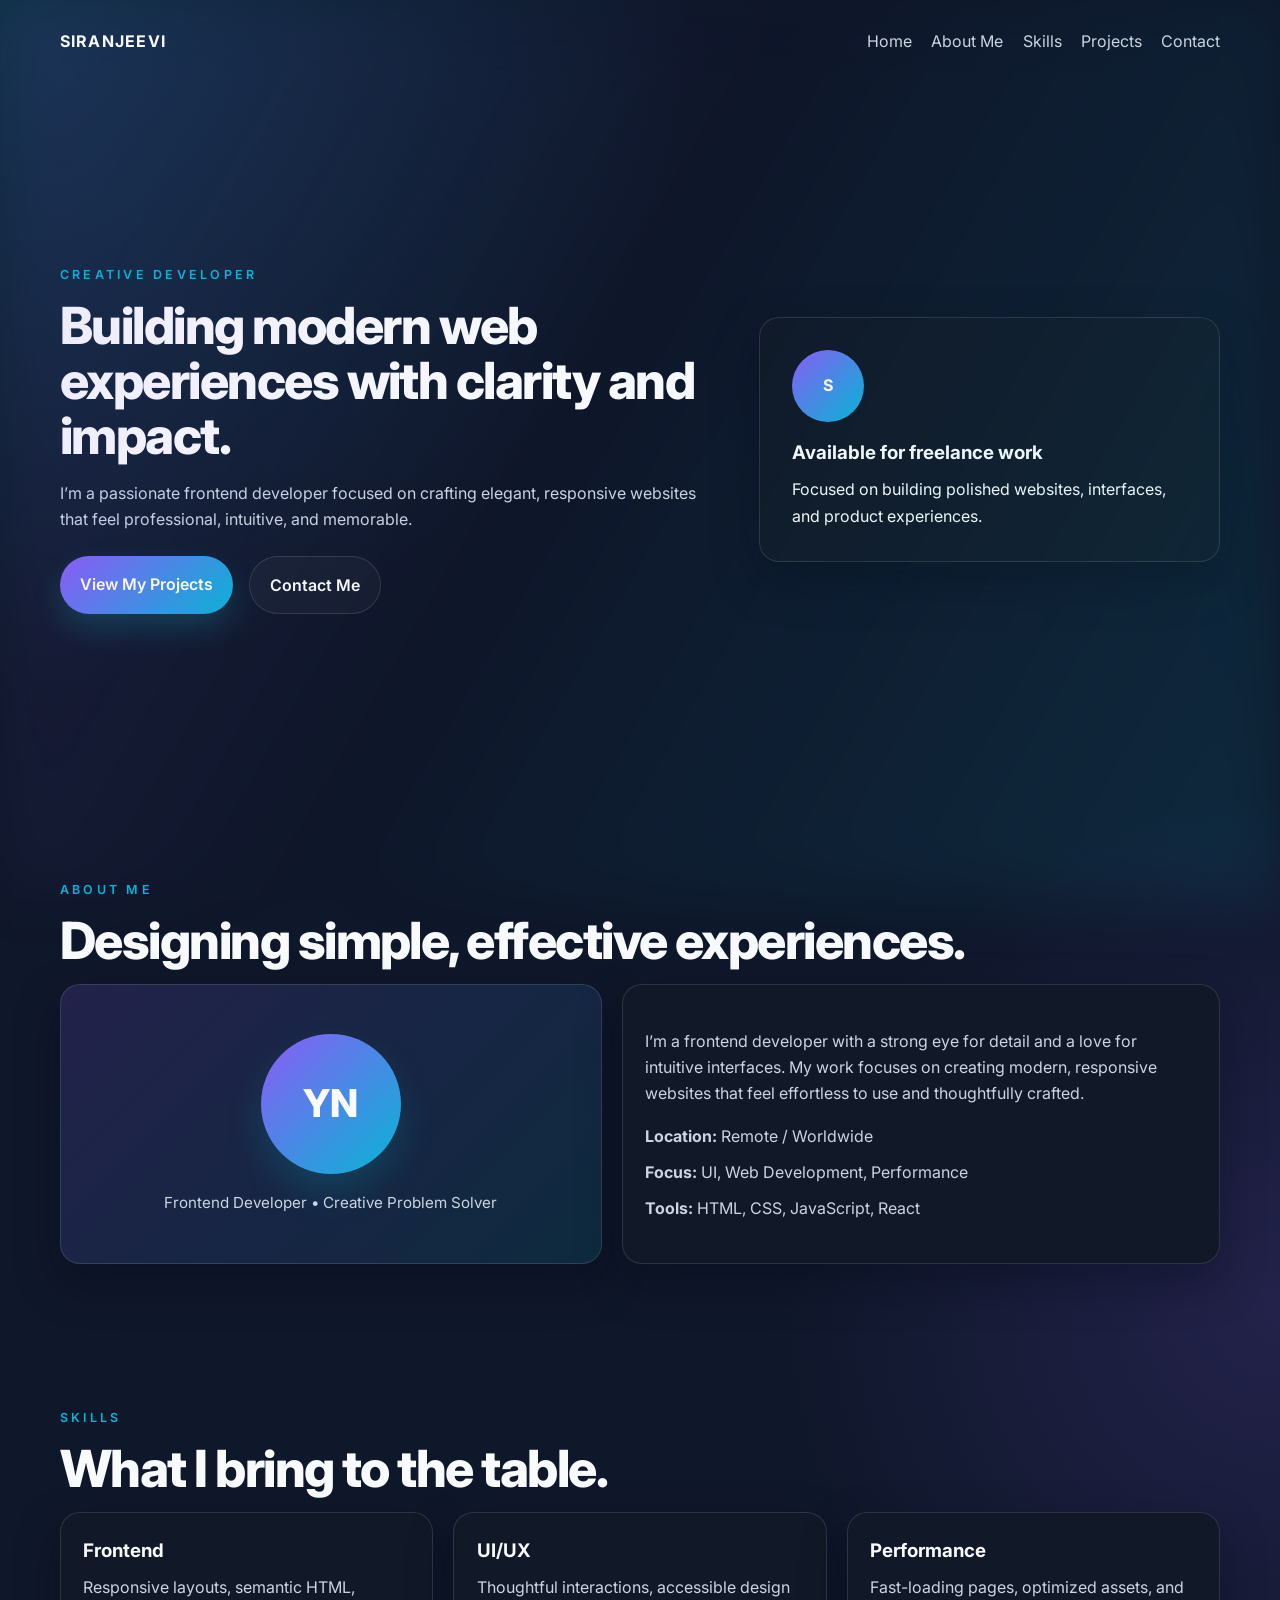
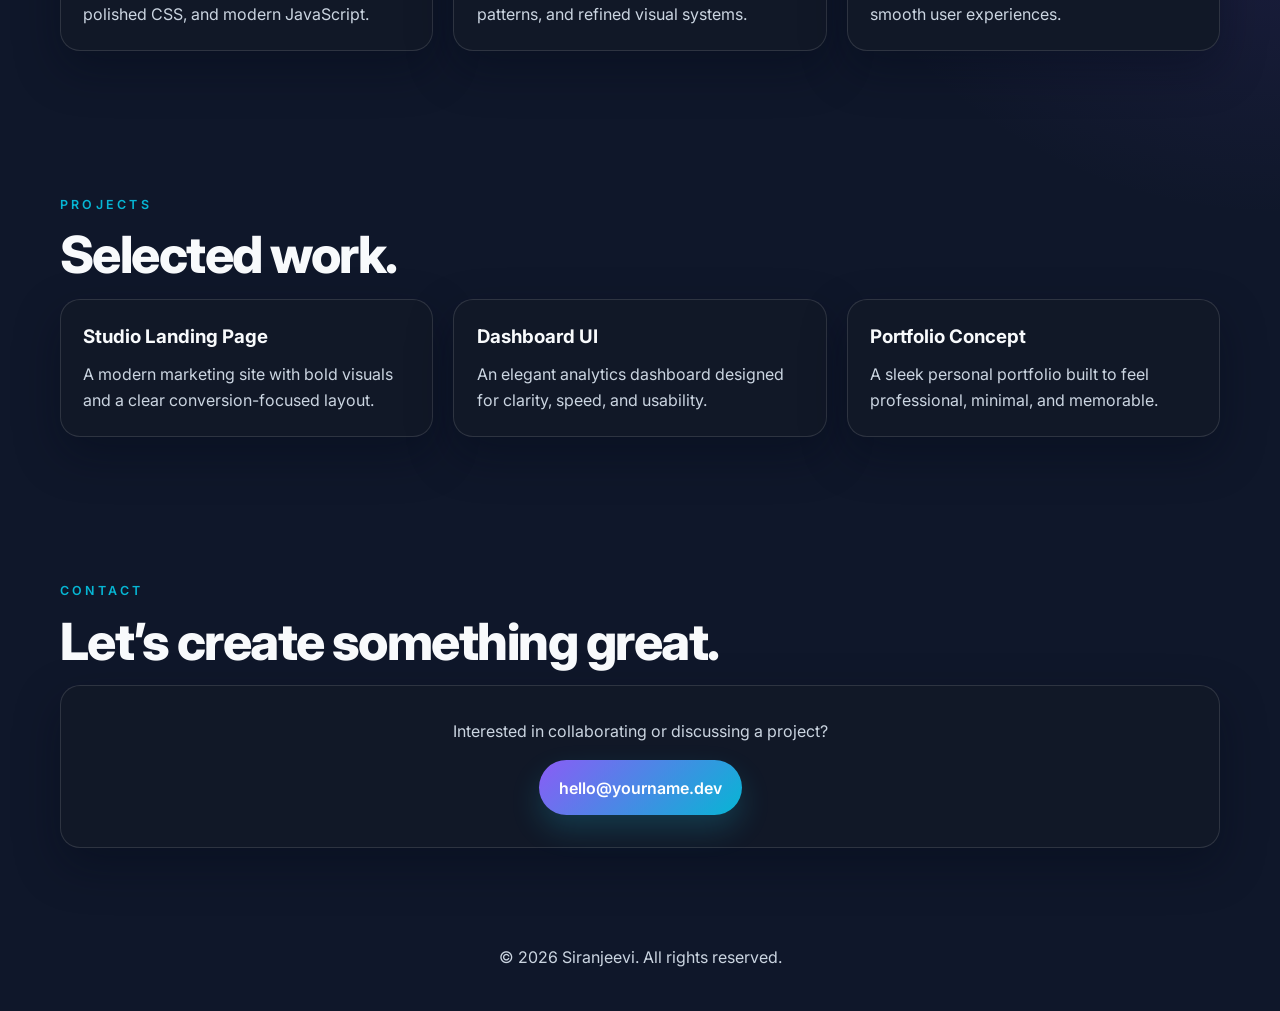
<file: index.html>
<!DOCTYPE html>
<html lang="en">
  <head>
    <meta charset="UTF-8" />
    <meta name="viewport" content="width=device-width, initial-scale=1.0" />
    <title>Siranjeevi | Portfolio</title>
    <meta name="description" content="Professional portfolio website showcasing skills, projects, and contact information." />
    <link rel="preconnect" href="https://fonts.googleapis.com" />
    <link rel="preconnect" href="https://fonts.gstatic.com" crossorigin />
    <link
      href="https://fonts.googleapis.com/css2?family=Inter:wght@400;500;600;700;800&display=swap"
      rel="stylesheet"
    />
    <link rel="stylesheet" href="styles.css" />
  </head>
  <body>
    <div class="page-shell">
      <header class="topbar">
        <a class="brand" href="#home">Siranjeevi</a>
        <button class="menu-toggle" aria-label="Toggle navigation" aria-expanded="false">
          <span></span>
          <span></span>
          <span></span>
        </button>
        <nav class="nav-links" aria-label="Primary navigation">
          <a href="#home">Home</a>
          <a href="#about">About Me</a>
          <a href="#skills">Skills</a>
          <a href="#projects">Projects</a>
          <a href="#contact">Contact</a>
        </nav>
      </header>

      <main>
        <section class="hero section" id="home">
          <div class="hero-content">
            <p class="eyebrow">Creative Developer</p>
            <h1>Building modern web experiences with clarity and impact.</h1>
            <p class="hero-text">
              I’m a passionate frontend developer focused on crafting elegant, responsive websites that feel professional, intuitive, and memorable.
            </p>
            <div class="hero-actions">
              <a class="btn btn-primary" href="#projects">View My Projects</a>
              <a class="btn btn-secondary" href="#contact">Contact Me</a>
            </div>
          </div>
          <div class="hero-card">
            <div class="avatar">S</div>
            <h3>Available for freelance work</h3>
            <p>Focused on building polished websites, interfaces, and product experiences.</p>
          </div>
        </section>

        <section class="section" id="about">
          <div class="section-heading">
            <p class="eyebrow">About Me</p>
            <h2>Designing simple, effective experiences.</h2>
          </div>
          <div class="about-grid">
            <div class="card profile-card">
              <div class="profile-placeholder">
                <span>YN</span>
              </div>
              <p class="profile-caption">Frontend Developer • Creative Problem Solver</p>
            </div>
            <div class="card about-content-card">
              <p>
                I’m a frontend developer with a strong eye for detail and a love for intuitive interfaces.
                My work focuses on creating modern, responsive websites that feel effortless to use and thoughtfully crafted.
              </p>
              <ul class="info-list">
                <li><strong>Location:</strong> Remote / Worldwide</li>
                <li><strong>Focus:</strong> UI, Web Development, Performance</li>
                <li><strong>Tools:</strong> HTML, CSS, JavaScript, React</li>
              </ul>
            </div>
          </div>
        </section>

        <section class="section" id="skills">
          <div class="section-heading">
            <p class="eyebrow">Skills</p>
            <h2>What I bring to the table.</h2>
          </div>
          <div class="skills-grid">
            <article class="card skill-card">
              <h3>Frontend</h3>
              <p>Responsive layouts, semantic HTML, polished CSS, and modern JavaScript.</p>
            </article>
            <article class="card skill-card">
              <h3>UI/UX</h3>
              <p>Thoughtful interactions, accessible design patterns, and refined visual systems.</p>
            </article>
            <article class="card skill-card">
              <h3>Performance</h3>
              <p>Fast-loading pages, optimized assets, and smooth user experiences.</p>
            </article>
          </div>
        </section>

        <section class="section" id="projects">
          <div class="section-heading">
            <p class="eyebrow">Projects</p>
            <h2>Selected work.</h2>
          </div>
          <div class="projects-grid">
            <article class="card project-card">
              <h3>Studio Landing Page</h3>
              <p>A modern marketing site with bold visuals and a clear conversion-focused layout.</p>
            </article>
            <article class="card project-card">
              <h3>Dashboard UI</h3>
              <p>An elegant analytics dashboard designed for clarity, speed, and usability.</p>
            </article>
            <article class="card project-card">
              <h3>Portfolio Concept</h3>
              <p>A sleek personal portfolio built to feel professional, minimal, and memorable.</p>
            </article>
          </div>
        </section>

        <section class="section" id="contact">
          <div class="section-heading">
            <p class="eyebrow">Contact</p>
            <h2>Let’s create something great.</h2>
          </div>
          <div class="contact-card card">
            <p>Interested in collaborating or discussing a project?</p>
            <a class="btn btn-primary" href="mailto:hello@yourname.dev">hello@yourname.dev</a>
          </div>
        </section>
      </main>

      <footer class="footer">
        <p>© <span id="year"></span> Siranjeevi. All rights reserved.</p>
      </footer>
    </div>

    <script src="script.js"></script>
  </body>
</html>
</file>
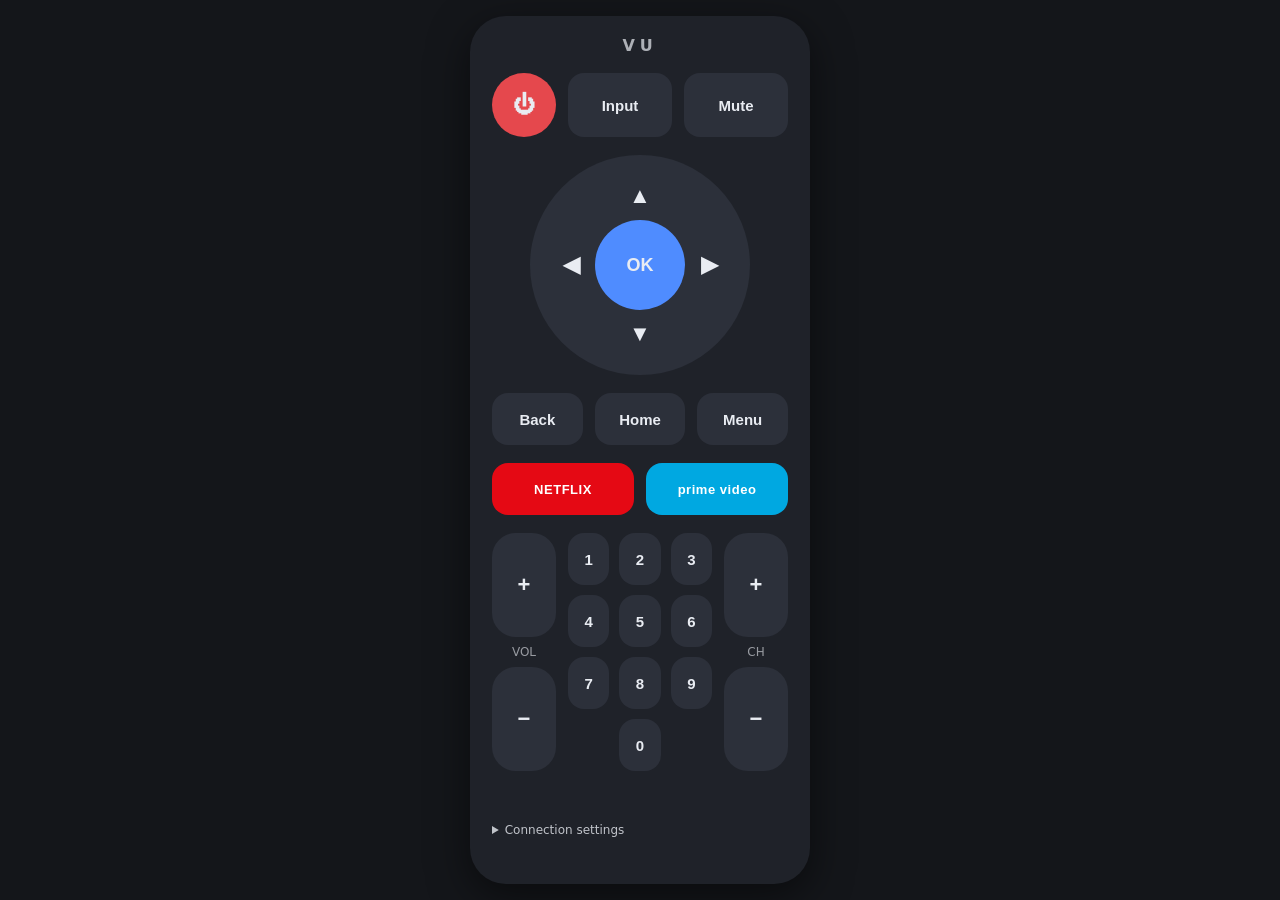
<file: remote.html>
<!doctype html>
<html lang="en">
<head>
<meta charset="utf-8">
<meta name="viewport" content="width=device-width, initial-scale=1, viewport-fit=cover">
<title>Vu TV Remote</title>
<link rel="manifest" href="manifest.webmanifest">
<link rel="icon" href="icon.svg" type="image/svg+xml">
<link rel="apple-touch-icon" href="icon-192.png">
<meta name="theme-color" content="#14161a">
<meta name="apple-mobile-web-app-capable" content="yes">
<style>
  :root {
    --bg: #14161a; --body: #1f2229; --btn: #2c303a; --btn-hi: #3a4050;
    --text: #e9ecf2; --accent: #4f8cff; --power: #e5484d;
  }
  * { box-sizing: border-box; -webkit-tap-highlight-color: transparent; }
  body {
    margin: 0; min-height: 100vh; background: var(--bg); color: var(--text);
    font-family: system-ui, sans-serif; display: flex; justify-content: center;
    padding: 16px;
  }
  .remote {
    width: 100%; max-width: 340px; background: var(--body); border-radius: 36px;
    padding: 20px 22px 28px; display: flex; flex-direction: column; gap: 18px;
    box-shadow: 0 12px 40px rgba(0,0,0,.5);
  }
  .brand { text-align: center; font-weight: 700; letter-spacing: .3em; opacity: .7; }
  .row { display: flex; justify-content: space-between; gap: 12px; }
  button {
    appearance: none; border: 0; border-radius: 16px; background: var(--btn);
    color: var(--text); font-size: 15px; font-weight: 600; min-height: 52px;
    flex: 1; cursor: pointer; transition: transform .06s, background .1s;
  }
  button:active { transform: scale(.94); background: var(--btn-hi); }
  .power { background: var(--power); flex: 0 0 64px; border-radius: 50%; height: 64px; font-size: 22px; }
  .pair { display: flex; flex-direction: column; gap: 8px; flex: 0 0 64px; }
  .pair button { border-radius: 24px; min-height: 56px; font-size: 22px; }
  .dpad {
    position: relative; width: 220px; height: 220px; margin: 0 auto;
    border-radius: 50%; background: var(--btn);
  }
  .dpad button { position: absolute; background: transparent; width: 70px; height: 70px; font-size: 22px; flex: none; }
  .dpad .up { top: 6px; left: 75px; } .dpad .down { bottom: 6px; left: 75px; }
  .dpad .left { left: 6px; top: 75px; } .dpad .right { right: 6px; top: 75px; }
  .dpad .ok {
    left: 65px; top: 65px; width: 90px; height: 90px; border-radius: 50%;
    background: var(--accent); font-size: 18px;
  }
  .app { font-size: 13px; letter-spacing: .04em; }
  .netflix { background: #e50914; color: #fff; font-weight: 800; }
  .prime { background: #00a8e1; color: #fff; }
  .nums { display: grid; grid-template-columns: repeat(3, 1fr); gap: 10px; }
  .status { text-align: center; font-size: 12px; opacity: .6; min-height: 16px; }
  details { font-size: 12px; opacity: .8; }
  details input {
    width: 100%; margin-top: 6px; padding: 8px; border-radius: 8px;
    border: 1px solid var(--btn-hi); background: var(--bg); color: var(--text);
  }
</style>
</head>
<body>
<main class="remote">
  <div class="brand">VU</div>

  <div class="row">
    <button class="power" data-key="POWER" aria-label="Power">⏻</button>
    <button data-key="INPUT">Input</button>
    <button data-key="MUTE">Mute</button>
  </div>

  <div class="dpad">
    <button class="up" data-key="UP" aria-label="Up">▲</button>
    <button class="left" data-key="LEFT" aria-label="Left">◀</button>
    <button class="ok" data-key="OK">OK</button>
    <button class="right" data-key="RIGHT" aria-label="Right">▶</button>
    <button class="down" data-key="DOWN" aria-label="Down">▼</button>
  </div>

  <div class="row">
    <button data-key="BACK">Back</button>
    <button data-key="HOME">Home</button>
    <button data-key="MENU">Menu</button>
  </div>

  <div class="row">
    <button class="app netflix" data-key="NETFLIX">NETFLIX</button>
    <button class="app prime" data-key="PRIME_VIDEO">prime video</button>
  </div>

  <div class="row">
    <div class="pair">
      <button data-key="VOL_UP" aria-label="Volume up">+</button>
      <div style="text-align:center;font-size:12px;opacity:.6">VOL</div>
      <button data-key="VOL_DOWN" aria-label="Volume down">−</button>
    </div>
    <div class="nums" style="flex:1">
      <button data-key="1">1</button><button data-key="2">2</button><button data-key="3">3</button>
      <button data-key="4">4</button><button data-key="5">5</button><button data-key="6">6</button>
      <button data-key="7">7</button><button data-key="8">8</button><button data-key="9">9</button>
      <span></span><button data-key="0">0</button><span></span>
    </div>
    <div class="pair">
      <button data-key="CH_UP" aria-label="Channel up">+</button>
      <div style="text-align:center;font-size:12px;opacity:.6">CH</div>
      <button data-key="CH_DOWN" aria-label="Channel down">−</button>
    </div>
  </div>

  <div class="status" id="status"></div>

  <details>
    <summary>Connection settings</summary>
    <input id="endpoint" placeholder="Bridge URL, e.g. http://192.168.1.50:8080/key">
  </details>
</main>

<script>
  // Each button press calls sendKey(name). With a bridge URL set, it POSTs
  // {"key": "<NAME>"} there; a small helper on your home network turns that
  // into the real command for the TV. With no URL set, it only shows the press.
  const statusEl = document.getElementById('status');
  const endpointEl = document.getElementById('endpoint');
  try { endpointEl.value = localStorage.getItem('vu-remote-endpoint') || ''; } catch (e) {}
  endpointEl.addEventListener('change', () => {
    try { localStorage.setItem('vu-remote-endpoint', endpointEl.value.trim()); } catch (e) {}
  });

  async function sendKey(key) {
    if (navigator.vibrate) navigator.vibrate(15);
    const url = endpointEl.value.trim();
    if (!url) { statusEl.textContent = key + ' (not connected)'; return; }
    try {
      const res = await fetch(url, {
        method: 'POST',
        headers: { 'Content-Type': 'application/json' },
        body: JSON.stringify({ key })
      });
      statusEl.textContent = res.ok ? key + ' sent' : key + ' failed (' + res.status + ')';
    } catch (e) {
      statusEl.textContent = key + ' failed: cannot reach bridge';
    }
  }

  if ('serviceWorker' in navigator) navigator.serviceWorker.register('sw.js').catch(() => {});

  document.querySelectorAll('[data-key]').forEach(b =>
    b.addEventListener('click', () => sendKey(b.dataset.key)));
</script>
</body>
</html>
</file>
<file: styles.css>
:root {
  --bg: #0f172a;
  --bg-soft: #111827;
  --card: #111827;
  --text: #f8fafc;
  --muted: #cbd5e1;
  --accent: #8b5cf6;
  --accent-2: #06b6d4;
  --border: rgba(248, 250, 252, 0.12);
  --shadow: 0 18px 45px rgba(2, 8, 23, 0.35);
}

* {
  box-sizing: border-box;
  margin: 0;
  padding: 0;
}

html {
  scroll-behavior: smooth;
}

body {
  font-family: 'Inter', sans-serif;
  background: radial-gradient(circle at top left, rgba(6, 182, 212, 0.16), transparent 24%),
    radial-gradient(circle at right center, rgba(139, 92, 246, 0.16), transparent 28%), var(--bg);
  color: var(--text);
  line-height: 1.65;
}

body::before {
  content: '';
  position: fixed;
  inset: 0;
  background: linear-gradient(120deg, rgba(139, 92, 246, 0.12), transparent 45%, rgba(6, 182, 212, 0.12));
  pointer-events: none;
  filter: blur(30px);
}

img {
  max-width: 100%;
  display: block;
}

.page-shell {
  width: min(1160px, calc(100% - 2rem));
  margin: 0 auto;
  padding-bottom: 2rem;
}

.topbar {
  position: sticky;
  top: 0;
  z-index: 10;
  display: flex;
  justify-content: space-between;
  align-items: center;
  padding: 1rem 0;
  margin-top: 0.75rem;
  backdrop-filter: blur(14px);
}

.brand {
  color: var(--text);
  text-decoration: none;
  font-weight: 700;
  letter-spacing: 0.08em;
  text-transform: uppercase;
}

.nav-links {
  display: flex;
  gap: 1.2rem;
}

.nav-links a {
  color: var(--muted);
  text-decoration: none;
  transition: color 0.2s ease, transform 0.2s ease;
}

.nav-links a:hover,
.nav-links a:focus-visible {
  color: var(--text);
  transform: translateY(-1px);
}

.menu-toggle {
  display: none;
  background: none;
  border: 0;
  cursor: pointer;
  padding: 0.25rem;
}

.menu-toggle span {
  display: block;
  width: 24px;
  height: 2px;
  background: var(--text);
  margin: 5px 0;
  transition: all 0.3s ease;
}

.section {
  padding: 4.5rem 0;
}

.hero {
  display: grid;
  grid-template-columns: 1.3fr 0.9fr;
  gap: 2rem;
  align-items: center;
  min-height: 82vh;
}

.eyebrow {
  color: var(--accent-2);
  text-transform: uppercase;
  letter-spacing: 0.26em;
  font-size: 0.78rem;
  margin-bottom: 0.75rem;
  font-weight: 600;
}

.hero h1,
.section-heading h2 {
  font-size: clamp(2.2rem, 4vw, 3.7rem);
  line-height: 1.08;
  margin-bottom: 1rem;
  font-weight: 800;
  letter-spacing: -0.03em;
}

.hero h1 {
  max-width: 760px;
}

.hero h1 span {
  color: var(--accent-2);
}

.hero-text,
.card p,
.card li,
.contact-card p {
  color: var(--muted);
}

.hero-actions {
  display: flex;
  flex-wrap: wrap;
  gap: 1rem;
  margin-top: 1.5rem;
}

.btn {
  display: inline-block;
  padding: 0.9rem 1.25rem;
  border-radius: 999px;
  text-decoration: none;
  font-weight: 600;
  transition: transform 0.25s ease, box-shadow 0.25s ease, background 0.25s ease;
}

.btn:hover {
  transform: translateY(-2px);
}

.btn-primary {
  background: linear-gradient(135deg, var(--accent), var(--accent-2));
  color: white;
  box-shadow: 0 14px 30px rgba(34, 211, 238, 0.18);
}

.btn-secondary {
  color: var(--text);
  border: 1px solid var(--border);
  background: rgba(255,255,255,0.03);
}

.hero-card,
.card {
  background: var(--card);
  border: 1px solid var(--border);
  border-radius: 1.25rem;
  box-shadow: var(--shadow);
}

.hero-card {
  padding: 2rem;
}

.avatar {
  width: 72px;
  height: 72px;
  border-radius: 50%;
  display: grid;
  place-items: center;
  background: linear-gradient(135deg, var(--accent), var(--accent-2));
  color: white;
  font-weight: 700;
  margin-bottom: 1rem;
}

.hero-card h3,
.card h3 {
  margin-bottom: 0.5rem;
}

.about-grid,
.skills-grid,
.projects-grid {
  display: grid;
  gap: 1.25rem;
}

.about-grid {
  grid-template-columns: 0.95fr 1.05fr;
  align-items: stretch;
}

.skills-grid,
.projects-grid {
  grid-template-columns: repeat(3, minmax(0, 1fr));
}

.card {
  padding: 1.4rem;
  transition: transform 0.25s ease, border-color 0.25s ease;
}

.profile-card {
  display: flex;
  flex-direction: column;
  justify-content: center;
  align-items: center;
  text-align: center;
  min-height: 280px;
  background: linear-gradient(135deg, rgba(139, 92, 246, 0.16), rgba(6, 182, 212, 0.12));
}

.profile-placeholder {
  width: 140px;
  height: 140px;
  border-radius: 50%;
  display: grid;
  place-items: center;
  font-size: 2.4rem;
  font-weight: 800;
  color: var(--text);
  background: linear-gradient(135deg, var(--accent), var(--accent-2));
  box-shadow: 0 18px 35px rgba(6, 182, 212, 0.18);
  margin-bottom: 1rem;
}

.profile-caption {
  color: var(--muted);
  font-size: 0.95rem;
}

.about-content-card {
  display: flex;
  flex-direction: column;
  justify-content: center;
  gap: 1rem;
}

.card:hover {
  transform: translateY(-4px);
  border-color: rgba(34, 211, 238, 0.35);
}

.info-list {
  list-style: none;
  display: grid;
  gap: 0.6rem;
}

.contact-card {
  text-align: center;
  padding: 2rem;
}

.contact-card .btn {
  margin-top: 1rem;
}

.footer {
  text-align: center;
  color: var(--muted);
  padding: 1.5rem 0 0.5rem;
}

@media (max-width: 900px) {
  .hero {
    grid-template-columns: 1fr;
  }

  .skills-grid,
  .projects-grid {
    grid-template-columns: 1fr;
  }
}

@media (max-width: 720px) {
  .topbar {
    flex-wrap: wrap;
  }

  .menu-toggle {
    display: block;
  }

  .nav-links {
    width: 100%;
    display: none;
    flex-direction: column;
    gap: 0.8rem;
    padding-top: 0.7rem;
  }

  .nav-links.open {
    display: flex;
  }

  .about-grid {
    grid-template-columns: 1fr;
  }

  .section {
    padding: 3.2rem 0;
  }
}
</file>
